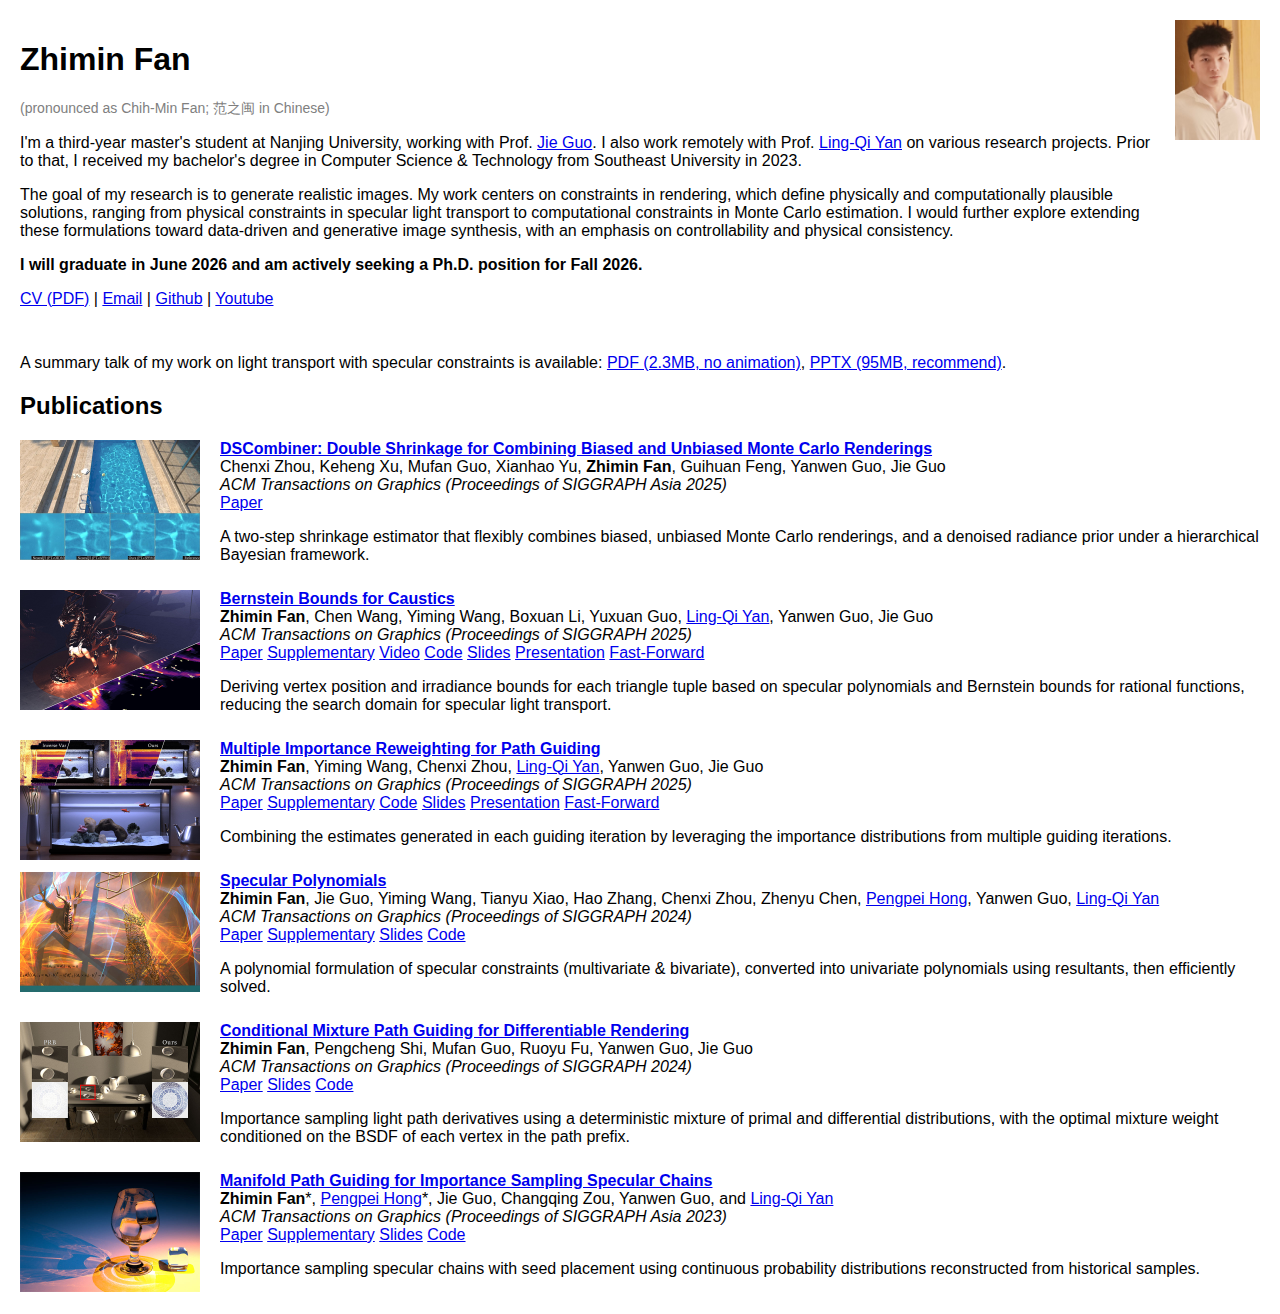
<file: index.html>
<!DOCTYPE html>
<html lang="en">
<head>
    <meta charset="utf-8">
    <meta name="viewport" content="width=device-width, initial-scale=1">
    <meta name="description" content="Zhimin Fan's Research Works - Academic Portfolio">
    <meta name="author" content="Zhimin Fan">
    <title>Zhimin Fan's Research Works</title>
    <style>
        body {
            font-family: Arial, sans-serif;
            margin: 20px;
        }
        
        img {
            max-height: 120px;
        }
        
        .header {
            display: flex;
            gap: 10px;
            margin-bottom: 30px;
        }
        
        .profile-info {
            flex: 1;
        }
        
        .publication {
            display: flex;
            gap: 20px;
            margin-bottom: 10px;
        }
        
        .pub-content {
            flex: 1;
        }
        
        .pub-title {
            font-weight: bold;
        }
        
        .pub-venue {
            font-style: italic;
        }
        
        @media (max-width: 600px) {
            .header {
                flex-direction: column;
            }
            
            .publication {
                flex-direction: column;
            }








            
        }
    </style>
</head>
<body>
    <div class="header">
        <div class="profile-info">
            <h1>Zhimin Fan</h1>
            <div style="color: gray; font-size: 14px;">(pronounced as Chih-Min Fan; 范之闽 in Chinese)</div>
            <p>
                I'm a third-year master's student at Nanjing University, working with Prof. <a href="http://www.njumeta.com/">Jie Guo</a>. I also work remotely with Prof. <a href="https://sites.cs.ucsb.edu/~lingqi/">Ling-Qi Yan</a> on various research projects. Prior to that, I received my bachelor's degree in Computer Science & Technology from Southeast University in 2023.
            </p>
            <p>
The goal of my research is to generate realistic images.
My work centers on constraints in rendering, which define physically and computationally plausible solutions, ranging from physical constraints in specular light transport to computational constraints in Monte Carlo estimation.
I would further explore extending these formulations toward data-driven and generative image synthesis, with an emphasis on controllability and physical consistency.
            </p>
            <p><strong>I will graduate in June 2026 and am actively seeking a Ph.D. position for Fall 2026.</strong></p>
            <p>
                <a href="cv_zhimin.pdf">CV (PDF)</a> | 
                <a href="mailto:zhiminfan2002@gmail.com">Email</a> | 
                <a href="https://github.com/mollnn">Github</a> |
                <a href="https://www.youtube.com/@zhimin-fan">Youtube</a>
            </p>
        </div>
        <img src="imgs/portrait.jpg" alt="Zhimin Fan">
    </div>

    A summary talk of my work on light transport with specular constraints is available:
                <a href="talk/talk_zhimin_0821_novideo.pdf">PDF (2.3MB, no animation)</a>,
                <a href="talk/talk_zhimin_0821_novideo.pptx">PPTX (95MB, recommend)</a>.

    <h2>Publications</h2>

    <div class="publication">
        <img src="imgs/double_shrinkage_480p.jpg" alt="DSCombiner: Double Shrinkage for Combining Biased and Unbiased Monte Carlo Renderings">
        <div class="pub-content">
            <div class="pub-title">
                <a href="paper/double_shrinkage.pdf">DSCombiner: Double Shrinkage for Combining Biased and Unbiased Monte Carlo Renderings</a>
            </div>
            <div>
                Chenxi Zhou, Keheng Xu, Mufan Guo, Xianhao Yu, <strong>Zhimin Fan</strong>, Guihuan Feng, Yanwen Guo, Jie Guo
            </div>
            <div class="pub-venue">ACM Transactions on Graphics (Proceedings of SIGGRAPH Asia 2025)</div>
            <div>
                <a href="paper/double_shrinkage.pdf">Paper</a>
            </div>
            <p>
                A two-step shrinkage estimator that flexibly combines biased, unbiased Monte Carlo renderings, and a denoised radiance prior under a hierarchical Bayesian framework.
            </p>
        </div>
    </div>

    <div class="publication">
        <img src="imgs/bound_caustics_480p.jpg" alt="Bernstein Bounds for Caustics">
        <div class="pub-content">
            <div class="pub-title">
                <a href="bound_caustics.html">Bernstein Bounds for Caustics</a>
            </div>
            <div>
                <strong>Zhimin Fan</strong>, Chen Wang, Yiming Wang, Boxuan Li, Yuxuan Guo, <a href="https://sites.cs.ucsb.edu/~lingqi/">Ling-Qi Yan</a>, Yanwen Guo, Jie Guo
            </div>
            <div class="pub-venue">ACM Transactions on Graphics (Proceedings of SIGGRAPH 2025)</div>
            <div>
                <a href="paper/bound_caustics_preprint.pdf">Paper</a>
                <a href="paper/bound_caustics_preprint_supp.pdf">Supplementary</a>
                <a href="video/bound_caustics_compressed.mp4">Video</a>
                <a href="https://github.com/mollnn/bound-caustics">Code</a>
                <a href="paper/bound_caustics.pptx">Slides</a>
                <a href="https://www.youtube.com/watch?v=3Yj_kk4J1XA">Presentation</a>
                <a href="https://www.youtube.com/watch?v=FiLjYe26BeM">Fast-Forward</a>
            </div>
            <p>
                Deriving vertex position and irradiance bounds for each triangle tuple based on specular polynomials and Bernstein bounds for rational functions, reducing the search domain for specular light transport.
            </p>
        </div>
    </div>

    <div class="publication">
        <img src="imgs/mi_reweight_480p.jpg" alt="Multiple Importance Reweighting for Path Guiding">
        <div class="pub-content">
            <div class="pub-title">
                <a href="mi_reweight.html">Multiple Importance Reweighting for Path Guiding</a>
            </div>
            <div>
                <strong>Zhimin Fan</strong>, Yiming Wang, Chenxi Zhou, <a href="https://sites.cs.ucsb.edu/~lingqi/">Ling-Qi Yan</a>, Yanwen Guo, Jie Guo
            </div>
            <div class="pub-venue">ACM Transactions on Graphics (Proceedings of SIGGRAPH 2025)</div>
            <div>
                <a href="paper/mi_reweight_preprint.pdf">Paper</a>
                <a href="paper/mi_reweight_preprint_supp.pdf">Supplementary</a>
                <a href="https://github.com/mollnn/multiple-importance-reweight">Code</a>
                <a href="paper/mi_reweight.pptx">Slides</a>
                <a href="https://www.youtube.com/watch?v=6TX5jxZcqtw">Presentation</a>
                <a href="https://www.youtube.com/watch?v=jjWP1mNKBY8">Fast-Forward</a>
            </div>
            <p>
                Combining the estimates generated in each guiding iteration by leveraging the importance distributions from multiple guiding iterations.
            </p>
        </div>
    </div>

    <div class="publication">
        <img src="imgs/SPoly_teaser_480p.jpg" alt="Specular Polynomials">
        <div class="pub-content">
            <div class="pub-title">
                <a href="specPoly.html">Specular Polynomials</a>
            </div>
            <div>
                <strong>Zhimin Fan</strong>, Jie Guo, Yiming Wang, Tianyu Xiao, Hao Zhang, Chenxi Zhou, Zhenyu Chen, <a href="https://www.pommpy.net/">Pengpei Hong</a>, Yanwen Guo, <a href="https://sites.cs.ucsb.edu/~lingqi/">Ling-Qi Yan</a>
            </div>
            <div class="pub-venue">ACM Transactions on Graphics (Proceedings of SIGGRAPH 2024)</div>
            <div>
                <a href="paper/spoly_preprint.pdf">Paper</a>
                <a href="paper/spoly_preprint_supp.pdf">Supplementary</a>
                <a href="paper/spoly_slides.pdf">Slides</a>
                <a href="https://github.com/mollnn/spoly">Code</a>
            </div>
            <p>
                A polynomial formulation of specular constraints (multivariate & bivariate), converted into univariate polynomials using resultants, then efficiently solved.
            </p>
        </div>
    </div>

    <div class="publication">
        <img src="imgs/conditional_mixture_480p.jpg" alt="Conditional Mixture Path Guiding">
        <div class="pub-content">
            <div class="pub-title">
                <a href="condimixPG.html">Conditional Mixture Path Guiding for Differentiable Rendering</a>
            </div>
            <div>
                <strong>Zhimin Fan</strong>, Pengcheng Shi, Mufan Guo, Ruoyu Fu, Yanwen Guo, Jie Guo
            </div>
            <div class="pub-venue">ACM Transactions on Graphics (Proceedings of SIGGRAPH 2024)</div>
            <div>
                <a href="paper/conditional_mixture_preprint.pdf">Paper</a>
                <a href="paper/conditional_mixture_slides.pdf">Slides</a>
                <a href="https://github.com/mollnn/conditional-mixture">Code</a>
            </div>
            <p>
                Importance sampling light path derivatives using a deterministic mixture of primal and differential distributions, with the optimal mixture weight conditioned on the BSDF of each vertex in the path prefix.
            </p>
        </div>
    </div>

    <div class="publication">
        <img src="imgs/ManifoldPG_teaser_480p.jpg" alt="Manifold Path Guiding">
        <div class="pub-content">
            <div class="pub-title">
                <a href="manifoldPG.html">Manifold Path Guiding for Importance Sampling Specular Chains</a>
            </div>
            <div>
                <strong>Zhimin Fan</strong>*, <a href="https://www.pommpy.net/">Pengpei Hong</a>*, Jie Guo, Changqing Zou, Yanwen Guo, and <a href="https://sites.cs.ucsb.edu/~lingqi/">Ling-Qi Yan</a>
            </div>
            <div class="pub-venue">ACM Transactions on Graphics (Proceedings of SIGGRAPH Asia 2023)</div>
            <div>
                <a href="paper/ManifoldPG_Sept28.pdf">Paper</a>
                <a href="https://sites.cs.ucsb.edu/~lingqi/publications/supplementary_siga23mpg.zip">Supplementary</a>
                <a href="paper/manifoldpg_slides.pdf">Slides</a>
                <a href="https://github.com/mollnn/manifold-path-guiding">Code</a>
            </div>
            <p>
                Importance sampling specular chains with seed placement using continuous probability distributions reconstructed from historical samples.
            </p>
        </div>
    </div>
</body>
</html>
</file>
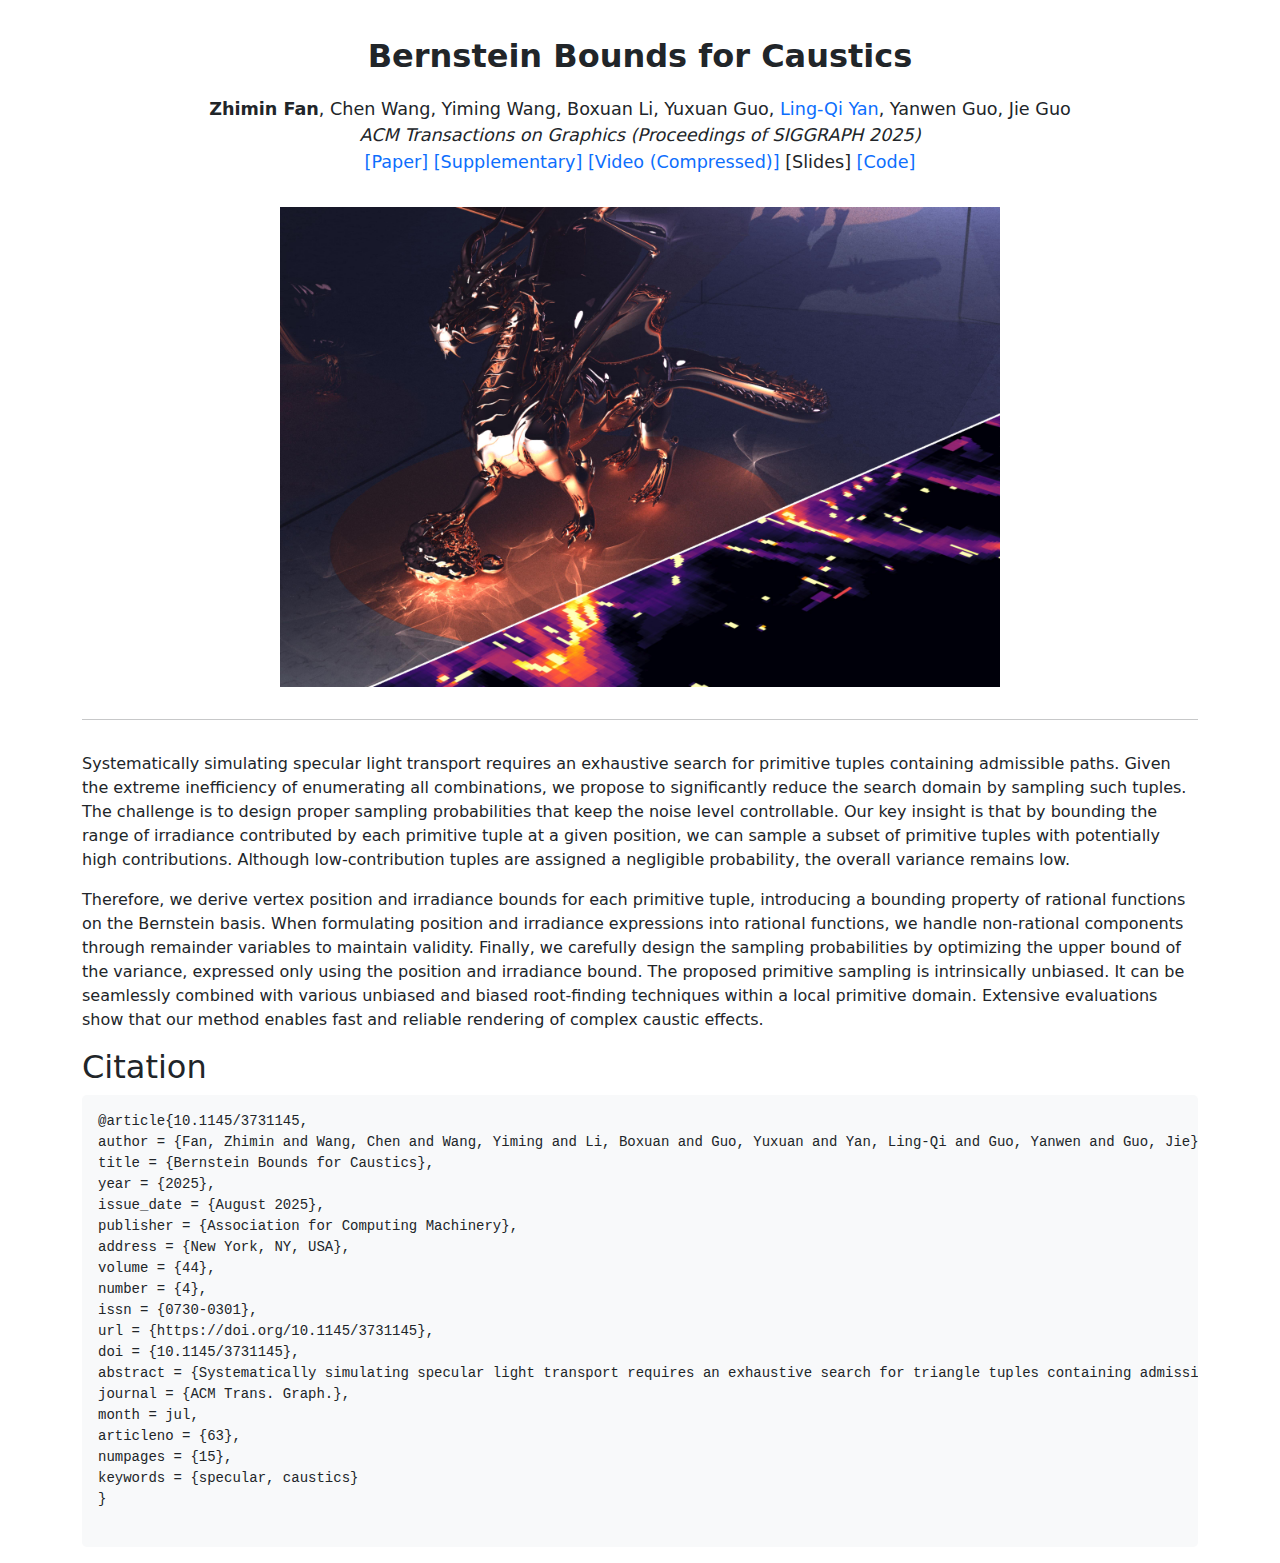
<file: bound_caustics.html>
<!DOCTYPE html>
<html lang="en">
<head>
    <meta charset="UTF-8">
    <meta name="viewport" content="width=device-width, initial-scale=1.0">
    <title>Bernstein Bounds for Caustics</title>
    <link rel="stylesheet" href="css/bootstrap.min.css">
    <style>
        .vert-offset-top-1 { margin-top: 1rem; }
        .vert-offset-bottom-1 { margin-bottom: 1rem; }
        .img-fluid { max-width: 100%; height: auto; }
        .main-title {
            font-size: 2rem;
            font-weight: bold;
            text-align: center;
            margin-top: 2rem;
        }
        .author-info {
            text-align: center;
            margin-top: 1rem;
            font-size: 1.1rem;
        }
        .author-info a {
            text-decoration: none;
        }
        .teaser-image {
            text-align: center;
            margin: 2rem 0;
        }
        hr {
            margin-top: 2rem;
            margin-bottom: 2rem;
        }
        pre {
            background-color: #f8f9fa;
            padding: 1rem;
            border-radius: 5px;
            overflow-x: auto;
        }
        .key-figures img {
            margin-bottom: 1rem;
        }
    </style>
</head>
<body>
    <div class="container">
        <div class="main-title">
            Bernstein Bounds for Caustics
        </div>

        <div class="author-info">
            <p>
                <b>Zhimin Fan</b>, Chen Wang, Yiming Wang, Boxuan Li, Yuxuan Guo, 
                <a href="https://sites.cs.ucsb.edu/~lingqi/">Ling-Qi Yan</a>, Yanwen Guo, Jie Guo<br>
                <i>ACM Transactions on Graphics (Proceedings of SIGGRAPH 2025)</i><br>
                <a href="paper/bound_caustics_preprint.pdf">[Paper]</a>
                <a href="paper/bound_caustics_preprint_supp.pdf">[Supplementary]</a>
                <a href="video/bound_caustics_compressed.mp4">[Video (Compressed)]</a>
                [Slides]
                <a href="https://github.com/mollnn/bound-caustics">[Code]</a>
            </p>
        </div>
        <div class="teaser-image">
            <img src="imgs/bound_caustics.jpg" alt="Bernstein Bounds for Caustics" class="img-fluid" width="720" height="480">
        </div>

        <hr>

        <p>
            Systematically simulating specular light transport requires an exhaustive search for primitive tuples containing admissible paths. Given the extreme inefficiency of enumerating all combinations, we propose to significantly reduce the search domain by sampling such tuples. The challenge is to design proper sampling probabilities that keep the noise level controllable. Our key insight is that by bounding the range of irradiance contributed by each primitive tuple at a given position, we can sample a subset of primitive tuples with potentially high contributions. Although low-contribution tuples are assigned a negligible probability, the overall variance remains low.
        </p>
        <p>
            Therefore, we derive vertex position and irradiance bounds for each primitive tuple, introducing a bounding property of rational functions on the Bernstein basis. When formulating position and irradiance expressions into rational functions, we handle non-rational components through remainder variables to maintain validity. Finally, we carefully design the sampling probabilities by optimizing the upper bound of the variance, expressed only using the position and irradiance bound. The proposed primitive sampling is intrinsically unbiased. It can be seamlessly combined with various unbiased and biased root-finding techniques within a local primitive domain. Extensive evaluations show that our method enables fast and reliable rendering of complex caustic effects.
        </p>

        <h2>Citation</h2>
        <pre>
@article{10.1145/3731145,
author = {Fan, Zhimin and Wang, Chen and Wang, Yiming and Li, Boxuan and Guo, Yuxuan and Yan, Ling-Qi and Guo, Yanwen and Guo, Jie},
title = {Bernstein Bounds for Caustics},
year = {2025},
issue_date = {August 2025},
publisher = {Association for Computing Machinery},
address = {New York, NY, USA},
volume = {44},
number = {4},
issn = {0730-0301},
url = {https://doi.org/10.1145/3731145},
doi = {10.1145/3731145},
abstract = {Systematically simulating specular light transport requires an exhaustive search for triangle tuples containing admissible paths. Given the extreme inefficiency of enumerating all combinations, we significantly reduce the search domain by stochastically sampling such tuples. The challenge is to design proper sampling probabilities that keep the noise level controllable. Our key insight is that by bounding the irradiance contributed by each triangle tuple at a given position, we can sample a subset of triangle tuples with potentially high contributions. Although low-contribution tuples are assigned a negligible probability, the overall variance remains low.Therefore, we derive position and irradiance bounds for caustics casted by each triangle tuple, introducing a bounding property of rational functions on a Bernstein basis. When formulating position and irradiance expressions into rational functions, we handle non-rational parts through remainder variables to maintain bounding validity. Finally, we carefully design the sampling probabilities by optimizing the upper bound of the variance, expressed only using the position and irradiance bounds.The bound-driven sampling of triangle tuples is intrinsically unbiased even without defensive sampling. It can be combined with various unbiased and biased root-finding techniques within a local triangle domain. Extensive evaluations show that our method enables the fast and reliable rendering of complex caustics effects. Yet, our method is efficient for no more than two specular vertices, where complexity grows sublinearly to the number of triangles and linearly to that of emitters, and does not consider the Fresnel and visibility terms. We also rely on parameters to control subdivisions.},
journal = {ACM Trans. Graph.},
month = jul,
articleno = {63},
numpages = {15},
keywords = {specular, caustics}
}
        </pre>
    </div>
</body>
</html>
</file>
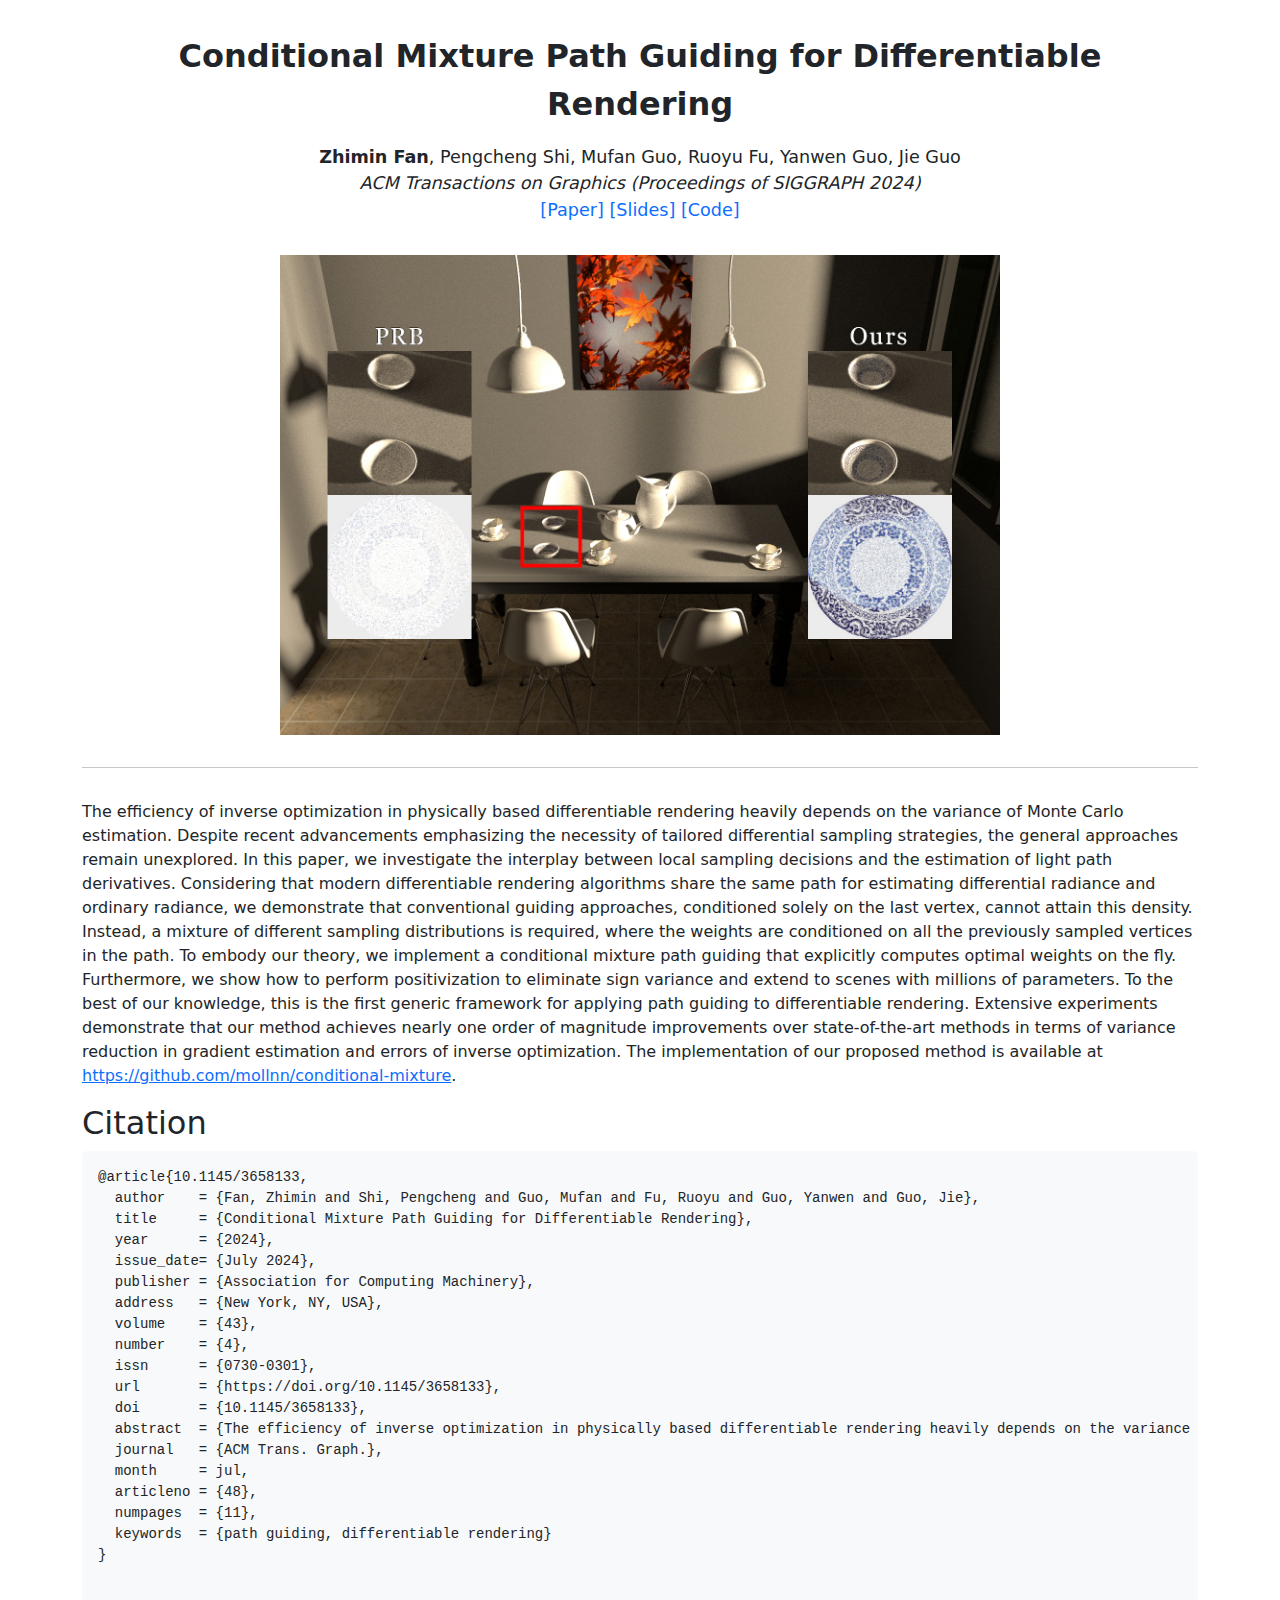
<file: condimixPG.html>
<!DOCTYPE html>
<html lang="en">
<head>
    <meta charset="UTF-8">
    <meta name="viewport" content="width=device-width, initial-scale=1.0">
    <title>Conditional Mixture Path Guiding</title>
    <link rel="stylesheet" href="css/bootstrap.min.css">
    <style>
        /* 样式调整 */
        .vert-offset-top-1 { margin-top: 1rem; }
        .vert-offset-bottom-1 { margin-bottom: 1rem; }
        .img-fluid { max-width: 100%; height: auto; }
        .main-title {
            font-size: 2rem;
            font-weight: bold;
            text-align: center;
            margin-top: 2rem;
        }
        .author-info {
            text-align: center;
            margin-top: 1rem;
            font-size: 1.1rem;
        }
        .author-info a {
            text-decoration: none;
        }
        .teaser-image {
            text-align: center;
            margin: 2rem 0;
        }
        hr {
            margin-top: 2rem;
            margin-bottom: 2rem;
        }
        pre {
            background-color: #f8f9fa;
            padding: 1rem;
            border-radius: 5px;
            overflow-x: auto;
        }
        .key-figures img {
            margin-bottom: 1rem;
        }
    </style>
</head>
<body>
    <div class="container">
        <!-- 大标题 -->
        <div class="main-title">
            Conditional Mixture Path Guiding for Differentiable Rendering
        </div>

        <!-- 作者信息 -->
        <div class="author-info">
            <p>
                <b>Zhimin Fan</b>, Pengcheng Shi, Mufan Guo, Ruoyu Fu, Yanwen Guo, Jie Guo<br>
                <i>ACM Transactions on Graphics (Proceedings of SIGGRAPH 2024)</i><br>
                <a href="paper/conditional_mixture_preprint.pdf">[Paper]</a>
                <a href="paper/conditional_mixture_slides.pdf">[Slides]</a>
                <a href="https://github.com/mollnn/conditional-mixture">[Code]</a>
            </p>
        </div>

        <!-- 展示图 -->
        <div class="teaser-image">
            <img src="imgs/conditional_mixture_1000p.jpg" alt="Conditional Mixture Path Guiding" class="img-fluid" width="720" height="480">
        </div>

        <hr>

        <!-- Abstract -->
        <p>
            The efficiency of inverse optimization in physically based differentiable rendering heavily depends on the variance of Monte Carlo estimation. Despite recent advancements emphasizing the necessity of tailored differential sampling strategies, the general approaches remain unexplored.
            In this paper, we investigate the interplay between local sampling decisions and the estimation of light path derivatives. Considering that modern differentiable rendering algorithms share the same path for estimating differential radiance and ordinary radiance, we demonstrate that conventional guiding approaches, conditioned solely on the last vertex, cannot attain this density. Instead, a mixture of different sampling distributions is required, where the weights are conditioned on all the previously sampled vertices in the path. To embody our theory, we implement a conditional mixture path guiding that explicitly computes optimal weights on the fly. Furthermore, we show how to perform positivization to eliminate sign variance and extend to scenes with millions of parameters.
            To the best of our knowledge, this is the first generic framework for applying path guiding to differentiable rendering. Extensive experiments demonstrate that our method achieves nearly one order of magnitude improvements over state-of-the-art methods in terms of variance reduction in gradient estimation and errors of inverse optimization. The implementation of our proposed method is available at <a href="https://github.com/mollnn/conditional-mixture">https://github.com/mollnn/conditional-mixture</a>.
        </p>

        <!-- Citation -->
        <h2>Citation</h2>
        <pre>
@article{10.1145/3658133,
  author    = {Fan, Zhimin and Shi, Pengcheng and Guo, Mufan and Fu, Ruoyu and Guo, Yanwen and Guo, Jie},
  title     = {Conditional Mixture Path Guiding for Differentiable Rendering},
  year      = {2024},
  issue_date= {July 2024},
  publisher = {Association for Computing Machinery},
  address   = {New York, NY, USA},
  volume    = {43},
  number    = {4},
  issn      = {0730-0301},
  url       = {https://doi.org/10.1145/3658133},
  doi       = {10.1145/3658133},
  abstract  = {The efficiency of inverse optimization in physically based differentiable rendering heavily depends on the variance of Monte Carlo estimation. Despite recent advancements emphasizing the necessity of tailored differential sampling strategies, the general approaches remain unexplored.In this paper, we investigate the interplay between local sampling decisions and the estimation of light path derivatives. Considering that modern differentiable rendering algorithms share the same path for estimating differential radiance and ordinary radiance, we demonstrate that conventional guiding approaches, conditioned solely on the last vertex, cannot attain this density. Instead, a mixture of different sampling distributions is required, where the weights are conditioned on all the previously sampled vertices in the path. To embody our theory, we implement a conditional mixture path guiding that explicitly computes optimal weights on the fly. Furthermore, we show how to perform positivization to eliminate sign variance and extend to scenes with millions of parameters.To the best of our knowledge, this is the first generic framework for applying path guiding to differentiable rendering. Extensive experiments demonstrate that our method achieves nearly one order of magnitude improvements over state-of-the-art methods in terms of variance reduction in gradient estimation and errors of inverse optimization. The implementation of our proposed method is available at https://github.com/mollnn/conditional-mixture.},
  journal   = {ACM Trans. Graph.},
  month     = jul,
  articleno = {48},
  numpages  = {11},
  keywords  = {path guiding, differentiable rendering}
}
        </pre>
    </div>
</body>
</html>
</file>
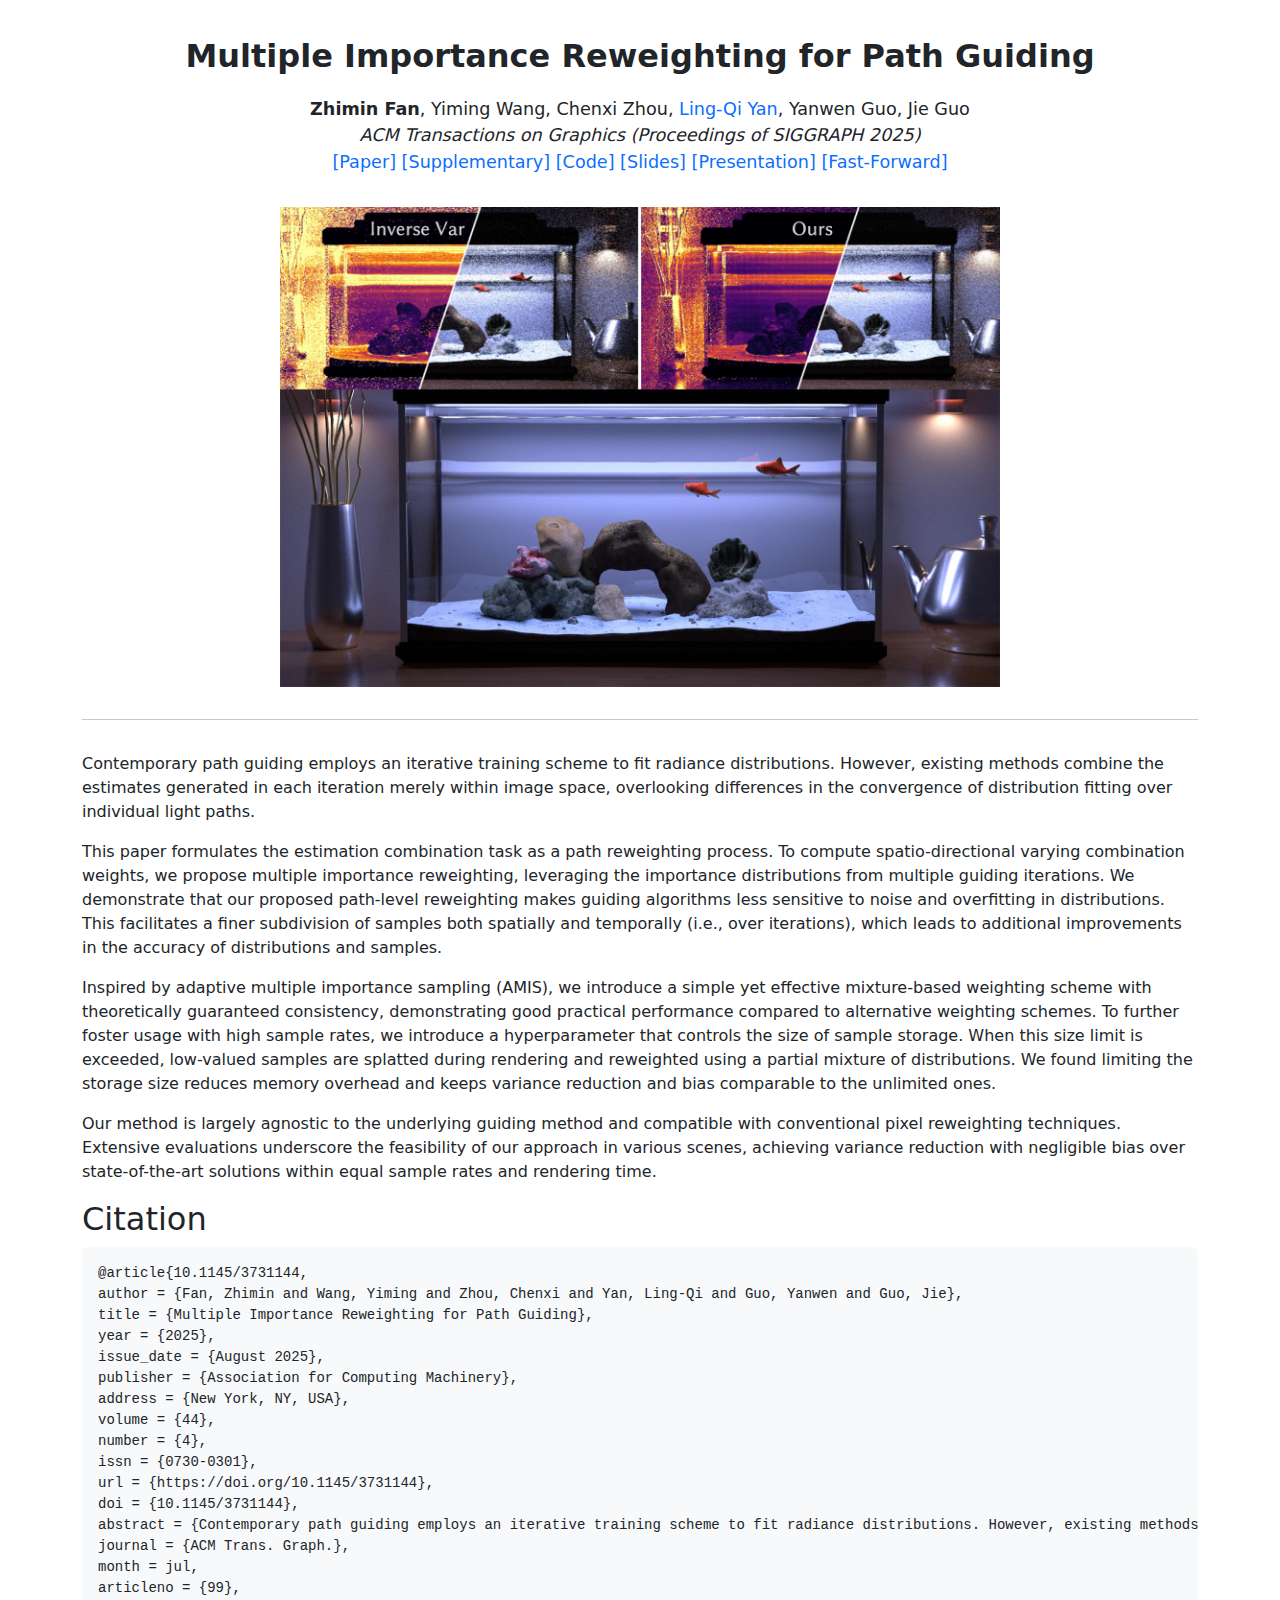
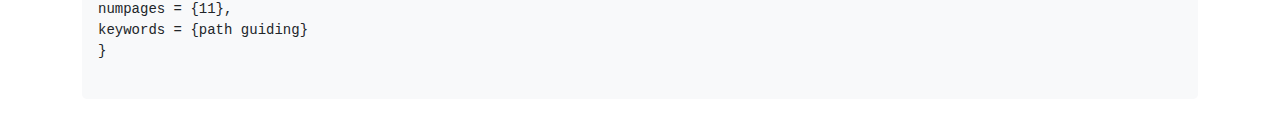
<file: mi_reweight.html>
<!DOCTYPE html>
<html lang="en">
<head>
    <meta charset="UTF-8">
    <meta name="viewport" content="width=device-width, initial-scale=1.0">
    <title>Multiple Importance Reweighting for Path Guiding</title>
    <link rel="stylesheet" href="css/bootstrap.min.css">
    <style>
        .vert-offset-top-1 { margin-top: 1rem; }
        .vert-offset-bottom-1 { margin-bottom: 1rem; }
        .img-fluid { max-width: 100%; height: auto; }
        .main-title {
            font-size: 2rem;
            font-weight: bold;
            text-align: center;
            margin-top: 2rem;
        }
        .author-info {
            text-align: center;
            margin-top: 1rem;
            font-size: 1.1rem;
        }
        .author-info a {
            text-decoration: none;
        }
        .teaser-image {
            text-align: center;
            margin: 2rem 0;
        }
        hr {
            margin-top: 2rem;
            margin-bottom: 2rem;
        }
        pre {
            background-color: #f8f9fa;
            padding: 1rem;
            border-radius: 5px;
            overflow-x: auto;
        }
        .key-figures img {
            margin-bottom: 1rem;
        }
    </style>
</head>
<body>
    <div class="container">
        <div class="main-title">
            Multiple Importance Reweighting for Path Guiding
        </div>

        <div class="author-info">
            <p>
                <b>Zhimin Fan</b>, Yiming Wang, Chenxi Zhou, 
                <a href="https://sites.cs.ucsb.edu/~lingqi/">Ling-Qi Yan</a>, Yanwen Guo, Jie Guo<br>
                <i>ACM Transactions on Graphics (Proceedings of SIGGRAPH 2025)</i><br>
                <a href="paper/mi_reweight_preprint.pdf">[Paper]</a>    
                <a href="paper/mi_reweight_preprint_supp.pdf">[Supplementary]</a>
                <a href="https://github.com/mollnn/multiple-importance-reweight">[Code]</a>
                <a href="">[Slides]</a>
                <a href="https://www.youtube.com/watch?v=6TX5jxZcqtw">[Presentation]</a>
                <a href="https://www.youtube.com/watch?v=jjWP1mNKBY8">[Fast-Forward]</a>
            </p>
        </div>
        <div class="teaser-image">
            <img src="imgs/mi_reweight.jpg" alt="Multiple Importance Reweighting for Path Guiding" class="img-fluid" width="720" height="480">
        </div>

        <hr>

        <!-- Abstract -->
        <p>
            Contemporary path guiding employs an iterative training scheme to fit radiance distributions. However, existing methods combine the estimates generated in each iteration merely within image space, overlooking differences in the convergence of distribution fitting over individual light paths.
        </p>
        <p>
            This paper formulates the estimation combination task as a path reweighting process. To compute spatio-directional varying combination weights, we propose multiple importance reweighting, leveraging the importance distributions from multiple guiding iterations. We demonstrate that our proposed path-level reweighting makes guiding algorithms less sensitive to noise and overfitting in distributions. This facilitates a finer subdivision of samples both spatially and temporally (i.e., over iterations), which leads to additional improvements in the accuracy of distributions and samples.
        </p>
        <p>
            Inspired by adaptive multiple importance sampling (AMIS), we introduce a simple yet effective mixture-based weighting scheme with theoretically guaranteed consistency, demonstrating good practical performance compared to alternative weighting schemes. To further foster usage with high sample rates, we introduce a hyperparameter that controls the size of sample storage. When this size limit is exceeded, low-valued samples are splatted during rendering and reweighted using a partial mixture of distributions. We found limiting the storage size reduces memory overhead and keeps variance reduction and bias comparable to the unlimited ones.
        </p>
        <p>
            Our method is largely agnostic to the underlying guiding method and compatible with conventional pixel reweighting techniques. Extensive evaluations underscore the feasibility of our approach in various scenes, achieving variance reduction with negligible bias over state-of-the-art solutions within equal sample rates and rendering time.
        </p>

        <!-- Citation -->
        <h2>Citation</h2>
        <pre>
@article{10.1145/3731144,
author = {Fan, Zhimin and Wang, Yiming and Zhou, Chenxi and Yan, Ling-Qi and Guo, Yanwen and Guo, Jie},
title = {Multiple Importance Reweighting for Path Guiding},
year = {2025},
issue_date = {August 2025},
publisher = {Association for Computing Machinery},
address = {New York, NY, USA},
volume = {44},
number = {4},
issn = {0730-0301},
url = {https://doi.org/10.1145/3731144},
doi = {10.1145/3731144},
abstract = {Contemporary path guiding employs an iterative training scheme to fit radiance distributions. However, existing methods combine the estimates generated in each iteration merely within image space, overlooking differences in the convergence of distribution fitting over individual light paths.This paper formulates the estimation combination task as a path reweighting process. To compute spatio-directional varying combination weights, we propose multiple importance reweighting, leveraging the importance distributions from multiple guiding iterations. We demonstrate that our proposed path-level reweighting makes guiding algorithms less sensitive to noise and overfitting in distributions. This facilitates a finer subdivision of samples both spatially and temporally (i.e., over iterations), which leads to additional improvements in the accuracy of distributions and samples.Inspired by adaptive multiple importance sampling (AMIS), we introduce a simple yet effective mixture-based weighting scheme with theoretically guaranteed consistency, demonstrating good practical performance compared to alternative weighting schemes. To further foster usage with high sample rates, we introduce a hyperparameter that controls the size of sample storage. When this size limit is exceeded, low-valued samples are splatted during rendering and reweighted using a partial mixture of distributions. We found limiting the storage size reduces memory overhead and keeps variance reduction and bias comparable to the unlimited ones.Our method is largely agnostic to the underlying guiding method and compatible with conventional pixel reweighting techniques. Extensive evaluations underscore the feasibility of our approach in various scenes, achieving variance reduction with negligible bias over state-of-the-art solutions within equal sample rates and rendering time.},
journal = {ACM Trans. Graph.},
month = jul,
articleno = {99},
numpages = {11},
keywords = {path guiding}
}
        </pre>
    </div>
</body>
</html>
</file>
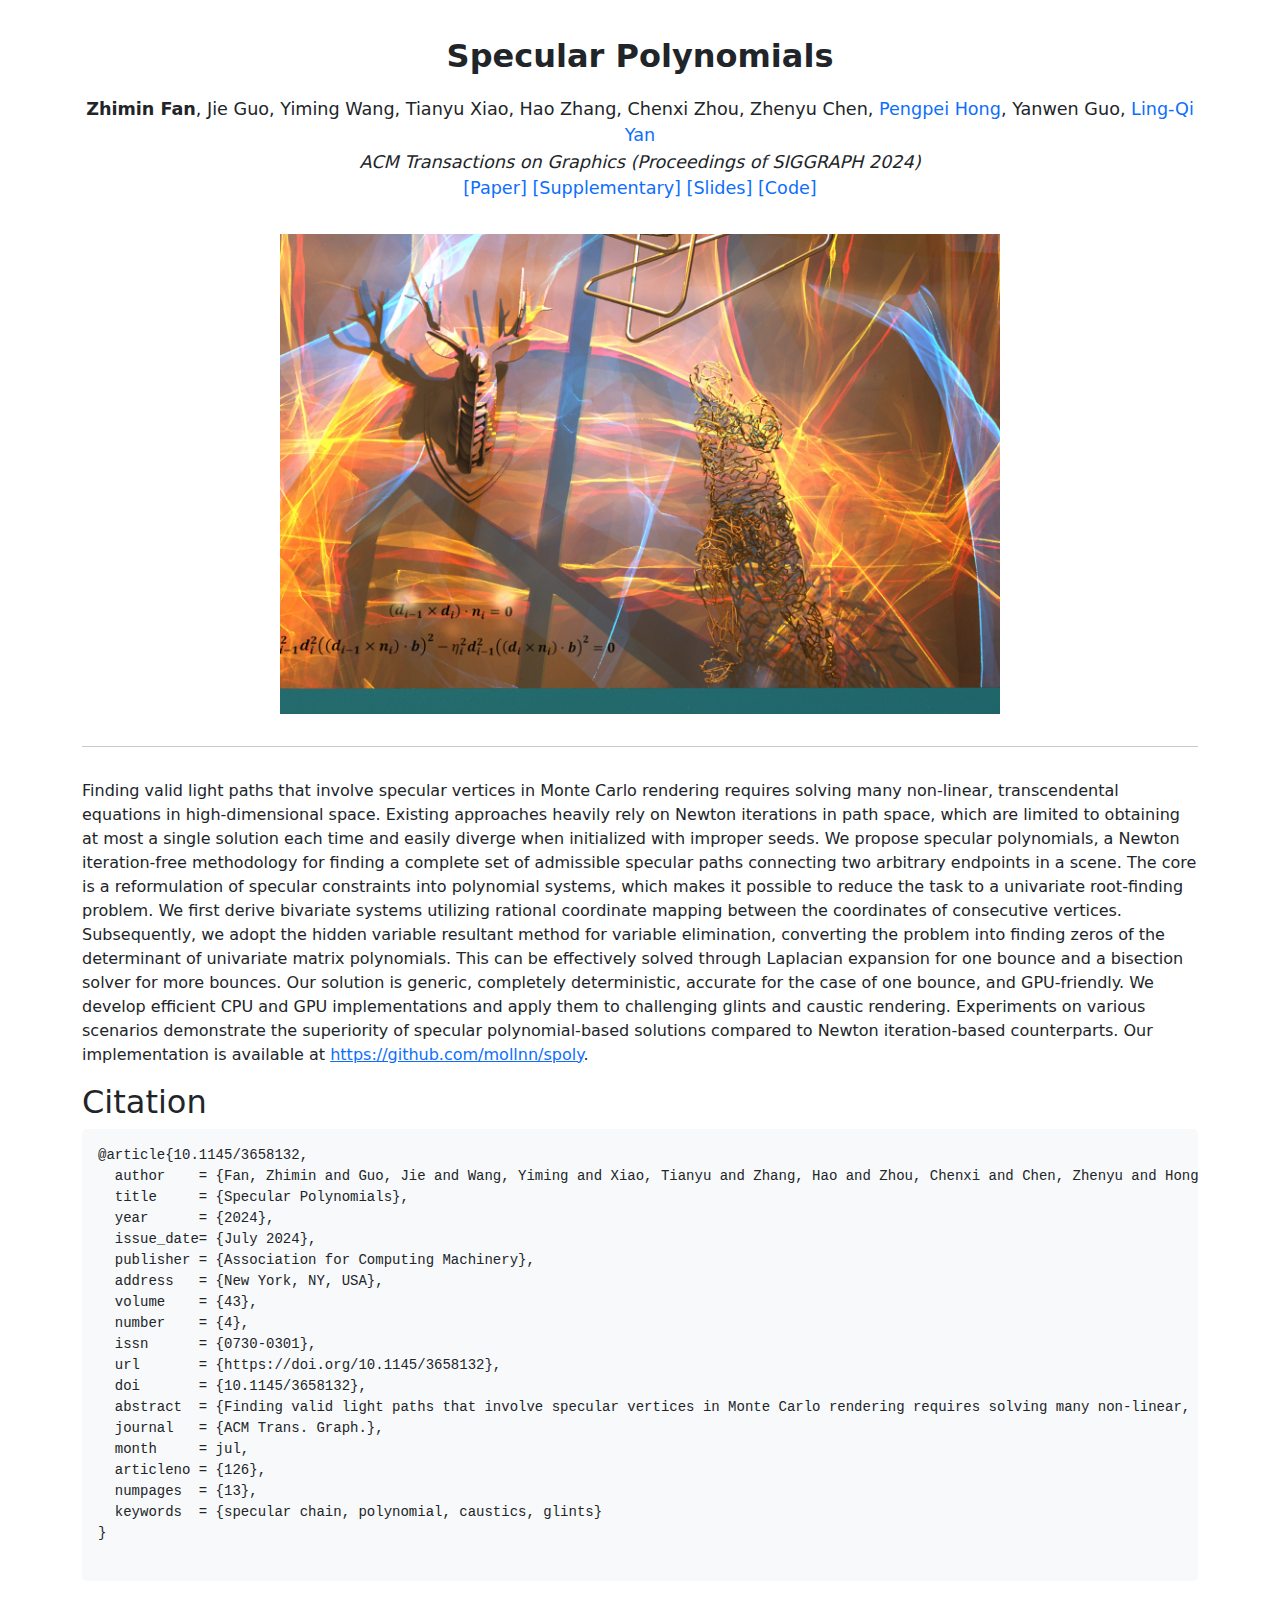
<file: specPoly.html>
<!DOCTYPE html>
<html lang="en">
<head>
    <meta charset="UTF-8">
    <meta name="viewport" content="width=device-width, initial-scale=1.0">
    <title>Specular Polynomials</title>
    <link rel="stylesheet" href="css/bootstrap.min.css">
    <style>
        /* 样式调整 */
        .vert-offset-top-1 { margin-top: 1rem; }
        .vert-offset-bottom-1 { margin-bottom: 1rem; }
        .img-fluid { max-width: 100%; height: auto; }
        .main-title {
            font-size: 2rem;
            font-weight: bold;
            text-align: center;
            margin-top: 2rem;
        }
        .author-info {
            text-align: center;
            margin-top: 1rem;
            font-size: 1.1rem;
        }
        .author-info a {
            text-decoration: none;
        }
        .teaser-image {
            text-align: center;
            margin: 2rem 0;
        }
        hr {
            margin-top: 2rem;
            margin-bottom: 2rem;
        }
        pre {
            background-color: #f8f9fa;
            padding: 1rem;
            border-radius: 5px;
            overflow-x: auto;
        }
        .key-figures img {
            margin-bottom: 1rem;
        }
    </style>
</head>
<body>
    <div class="container">
        <!-- 大标题 -->
        <div class="main-title">
            Specular Polynomials
        </div>

        <!-- 作者信息 -->
        <div class="author-info">
            <p>
                <b>Zhimin Fan</b>, Jie Guo, Yiming Wang, Tianyu Xiao, Hao Zhang, Chenxi Zhou, Zhenyu Chen, 
                <a href="https://www.pommpy.net/">Pengpei Hong</a>, Yanwen Guo, 
                <a href="https://sites.cs.ucsb.edu/~lingqi/">Ling-Qi Yan</a><br>
                <i>ACM Transactions on Graphics (Proceedings of SIGGRAPH 2024)</i><br>
                <a href="paper/spoly_preprint.pdf">[Paper]</a>
                <a href="paper/spoly_preprint_supp.pdf">[Supplementary]</a>
                <a href="paper/spoly_slides.pdf">[Slides]</a>
                <a href="https://github.com/mollnn/spoly">[Code]</a>
            </p>
        </div>
        <div class="teaser-image">
            <img src="imgs/SPoly_teaser_1080p.jpg" alt="Conditional Mixture Path Guiding" class="img-fluid" width="720" height="480">
        </div>

        <hr>

        <!-- Abstract -->
        <p>
            Finding valid light paths that involve specular vertices in Monte Carlo rendering requires solving many non-linear, transcendental equations in high-dimensional space. Existing approaches heavily rely on Newton iterations in path space, which are limited to obtaining at most a single solution each time and easily diverge when initialized with improper seeds.
            We propose specular polynomials, a Newton iteration-free methodology for finding a complete set of admissible specular paths connecting two arbitrary endpoints in a scene. The core is a reformulation of specular constraints into polynomial systems, which makes it possible to reduce the task to a univariate root-finding problem. We first derive bivariate systems utilizing rational coordinate mapping between the coordinates of consecutive vertices. Subsequently, we adopt the hidden variable resultant method for variable elimination, converting the problem into finding zeros of the determinant of univariate matrix polynomials. This can be effectively solved through Laplacian expansion for one bounce and a bisection solver for more bounces.
            Our solution is generic, completely deterministic, accurate for the case of one bounce, and GPU-friendly. We develop efficient CPU and GPU implementations and apply them to challenging glints and caustic rendering. Experiments on various scenarios demonstrate the superiority of specular polynomial-based solutions compared to Newton iteration-based counterparts. Our implementation is available at <a href="https://github.com/mollnn/spoly">https://github.com/mollnn/spoly</a>.
        </p>

        <!-- Citation -->
        <h2>Citation</h2>
        <pre>
@article{10.1145/3658132,
  author    = {Fan, Zhimin and Guo, Jie and Wang, Yiming and Xiao, Tianyu and Zhang, Hao and Zhou, Chenxi and Chen, Zhenyu and Hong, Pengpei and Guo, Yanwen and Yan, Ling-Qi},
  title     = {Specular Polynomials},
  year      = {2024},
  issue_date= {July 2024},
  publisher = {Association for Computing Machinery},
  address   = {New York, NY, USA},
  volume    = {43},
  number    = {4},
  issn      = {0730-0301},
  url       = {https://doi.org/10.1145/3658132},
  doi       = {10.1145/3658132},
  abstract  = {Finding valid light paths that involve specular vertices in Monte Carlo rendering requires solving many non-linear, transcendental equations in high-dimensional space. Existing approaches heavily rely on Newton iterations in path space, which are limited to obtaining at most a single solution each time and easily diverge when initialized with improper seeds.We propose specular polynomials, a Newton iteration-free methodology for finding a complete set of admissible specular paths connecting two arbitrary endpoints in a scene. The core is a reformulation of specular constraints into polynomial systems, which makes it possible to reduce the task to a univariate root-finding problem. We first derive bivariate systems utilizing rational coordinate mapping between the coordinates of consecutive vertices. Subsequently, we adopt the hidden variable resultant method for variable elimination, converting the problem into finding zeros of the determinant of univariate matrix polynomials. This can be effectively solved through Laplacian expansion for one bounce and a bisection solver for more bounces.Our solution is generic, completely deterministic, accurate for the case of one bounce, and GPU-friendly. We develop efficient CPU and GPU implementations and apply them to challenging glints and caustic rendering. Experiments on various scenarios demonstrate the superiority of specular polynomial-based solutions compared to Newton iteration-based counterparts. Our implementation is available at https://github.com/mollnn/spoly.},
  journal   = {ACM Trans. Graph.},
  month     = jul,
  articleno = {126},
  numpages  = {13},
  keywords  = {specular chain, polynomial, caustics, glints}
}
        </pre>
    </div>
</body>
</html>
</file>
